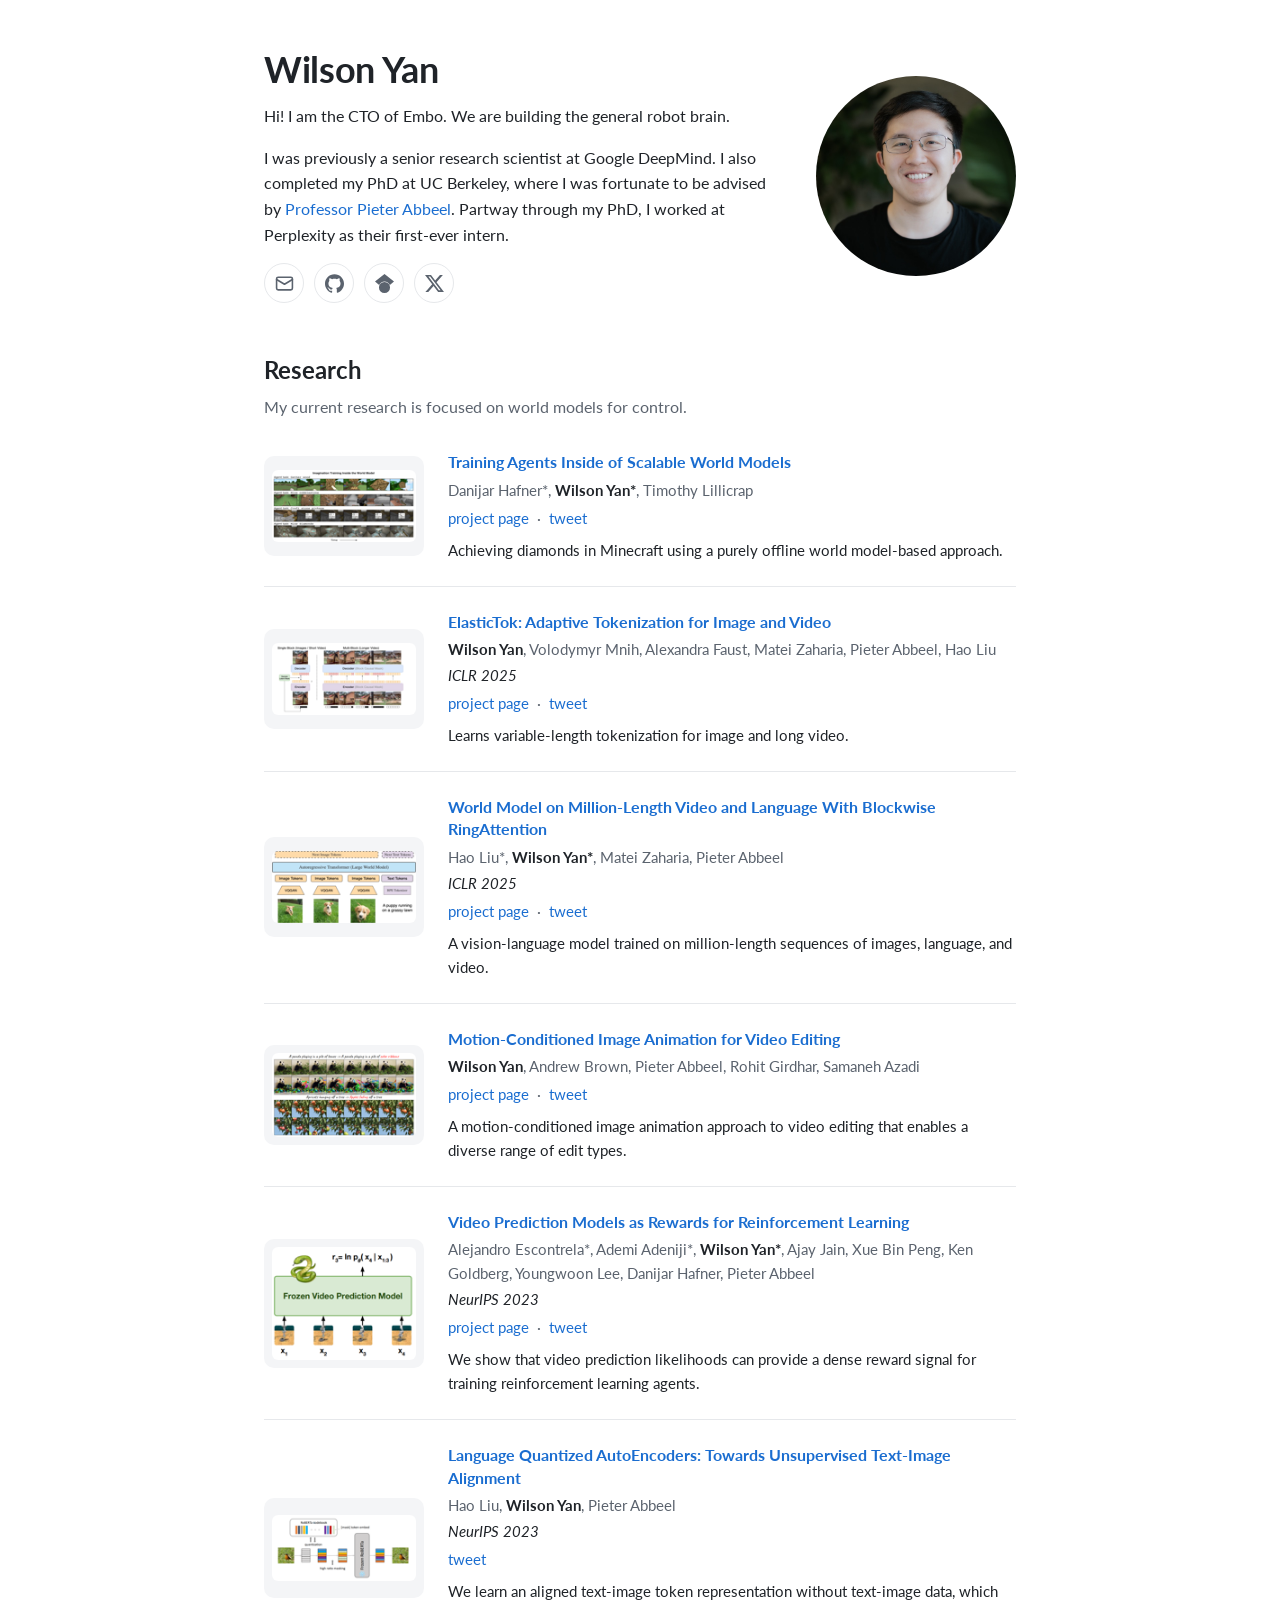
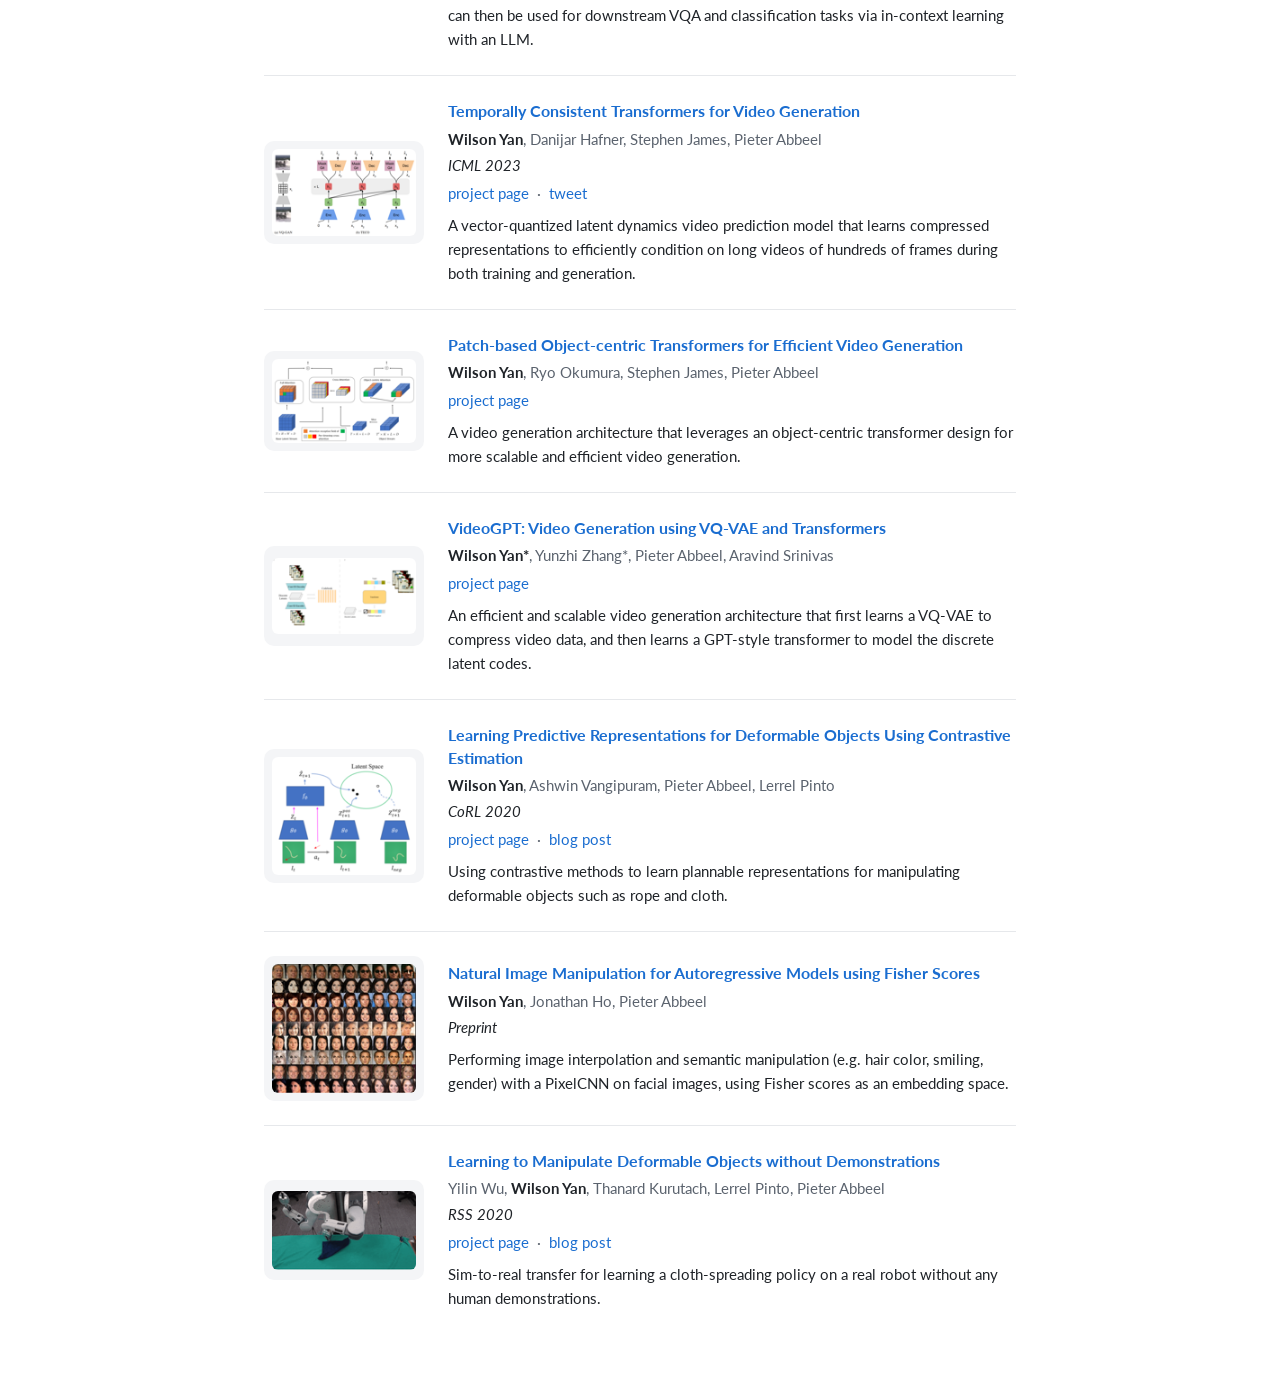
<file: index.html>
<!DOCTYPE html>
<html lang="en">
<head>
  <meta charset="UTF-8">
  <meta name="viewport" content="width=device-width, initial-scale=1">
  <title>Wilson Yan</title>
  <meta name="author" content="Wilson Yan">
  <meta name="description" content="Wilson Yan — research on world models, video generation, and control.">
  <meta name="color-scheme" content="light dark">

  <link rel="preconnect" href="https://fonts.googleapis.com">
  <link rel="preconnect" href="https://fonts.gstatic.com" crossorigin>
  <link href="https://fonts.googleapis.com/css2?family=Lato:ital,wght@0,400;0,700;1,400&display=swap" rel="stylesheet">
  <link rel="stylesheet" href="stylesheet.css">
</head>

<body>
  <main class="page">

    <header class="intro">
      <div class="intro-text">
        <h1>Wilson Yan</h1>
        <p>
          Hi! I am the CTO of Embo. We are building the general robot brain.
        </p>
        <p>
          I was previously a senior research scientist at Google DeepMind. I also completed my PhD at UC Berkeley, where I was fortunate to be advised by <a href="https://people.eecs.berkeley.edu/~pabbeel/">Professor Pieter Abbeel</a>. Partway through my PhD, I worked at Perplexity as their first-ever intern.
        </p>
        <ul class="links">
          <li>
            <a class="icon-mail" href="mailto:wilson1.yan@berkeley.edu" aria-label="Email" title="Email">
              <svg viewBox="0 0 24 24" fill="none" stroke="currentColor" stroke-width="2" stroke-linecap="round" stroke-linejoin="round" aria-hidden="true"><rect x="2" y="4" width="20" height="16" rx="2"/><path d="m22 7-10 6L2 7"/></svg>
            </a>
          </li>
          <li>
            <a class="icon-github" href="https://github.com/wilson1yan" aria-label="GitHub" title="GitHub">
              <svg viewBox="0 0 24 24" fill="currentColor" aria-hidden="true"><path d="M12 .297c-6.63 0-12 5.373-12 12 0 5.303 3.438 9.8 8.205 11.385.6.113.82-.258.82-.577 0-.285-.01-1.04-.015-2.04-3.338.724-4.042-1.61-4.042-1.61C4.422 18.07 3.633 17.7 3.633 17.7c-1.087-.744.084-.729.084-.729 1.205.084 1.838 1.236 1.838 1.236 1.07 1.835 2.809 1.305 3.495.998.108-.776.417-1.305.76-1.605-2.665-.3-5.466-1.332-5.466-5.93 0-1.31.465-2.38 1.235-3.22-.135-.303-.54-1.523.105-3.176 0 0 1.005-.322 3.3 1.23.96-.267 1.98-.399 3-.405 1.02.006 2.04.138 3 .405 2.28-1.552 3.285-1.23 3.285-1.23.645 1.653.24 2.873.12 3.176.765.84 1.23 1.91 1.23 3.22 0 4.61-2.805 5.625-5.475 5.92.42.36.81 1.096.81 2.22 0 1.606-.015 2.896-.015 3.286 0 .315.21.69.825.57C20.565 22.092 24 17.592 24 12.297c0-6.627-5.373-12-12-12"/></svg>
            </a>
          </li>
          <li>
            <a class="icon-scholar" href="https://scholar.google.com/citations?user=tR2Qw0YAAAAJ&amp;hl=en" aria-label="Google Scholar" title="Google Scholar">
              <svg viewBox="0 0 24 24" fill="currentColor" aria-hidden="true"><path d="M5.242 13.769 0 9.5 12 0l12 9.5-5.242 4.269C17.548 11.249 14.978 9.5 12 9.5c-2.977 0-5.548 1.748-6.758 4.269zM12 10a7 7 0 1 0 0 14 7 7 0 0 0 0-14z"/></svg>
            </a>
          </li>
          <li>
            <a class="icon-x" href="https://x.com/wilson1yan" aria-label="X (Twitter)" title="X (Twitter)">
              <svg viewBox="0 0 24 24" fill="currentColor" aria-hidden="true"><path d="M18.901 1.153h3.68l-8.04 9.19L24 22.846h-7.406l-5.8-7.584-6.638 7.584H.474l8.6-9.83L0 1.154h7.594l5.243 6.932ZM17.61 20.644h2.039L6.486 3.24H4.298Z"/></svg>
            </a>
          </li>
        </ul>
      </div>
      <div class="photo">
        <a href="images/WilsonYan5.jpg"><img src="images/WilsonYan5_600.jpg" alt="Photo of Wilson Yan" width="200" height="200"></a>
      </div>
    </header>

    <section>
      <h2>Research</h2>
      <p class="section-intro">My current research is focused on world models for control.</p>

      <ul class="papers">

        <li class="paper">
          <div class="thumb"><img src="images/dreamer4.png" alt="" loading="lazy"></div>
          <div class="paper-body">
            <a class="paper-title" href="https://arxiv.org/abs/2509.24527">Training Agents Inside of Scalable World Models</a>
            <p class="authors">
              <a href="https://danijar.com/">Danijar Hafner*</a>,
              <span class="me">Wilson Yan*</span>,
              <a href="https://contrastiveconvergence.net/">Timothy Lillicrap</a>
            </p>
            <p class="paper-links">
              <a href="https://danijar.com/project/dreamer4/">project page</a><a href="https://x.com/danijarh/status/1973072288351396320">tweet</a>
            </p>
            <p class="summary">Achieving diamonds in Minecraft using a purely offline world model-based approach.</p>
          </div>
        </li>

        <li class="paper">
          <div class="thumb"><img src="images/elastictok.png" alt="" loading="lazy"></div>
          <div class="paper-body">
            <a class="paper-title" href="https://arxiv.org/abs/2410.08368">ElasticTok: Adaptive Tokenization for Image and Video</a>
            <p class="authors">
              <span class="me">Wilson Yan</span>,
              <a href="https://x.com/VladMnih">Volodymyr Mnih</a>,
              <a href="https://www.afaust.info/">Alexandra Faust</a>,
              <a href="https://people.eecs.berkeley.edu/~matei/">Matei Zaharia</a>,
              <a href="https://people.eecs.berkeley.edu/~pabbeel/">Pieter Abbeel</a>,
              <a href="https://www.haoliu.site/">Hao Liu</a>
            </p>
            <p class="venue">ICLR 2025</p>
            <p class="paper-links">
              <a href="https://largeworldmodel.github.io/elastictok">project page</a><a href="https://x.com/wilson1yan/status/1845857113723326652">tweet</a>
            </p>
            <p class="summary">Learns variable-length tokenization for image and long video.</p>
          </div>
        </li>

        <li class="paper">
          <div class="thumb"><img src="images/lwm.png" alt="" loading="lazy"></div>
          <div class="paper-body">
            <a class="paper-title" href="https://arxiv.org/abs/2402.08268">World Model on Million-Length Video and Language With Blockwise RingAttention</a>
            <p class="authors">
              <a href="https://www.haoliu.site/">Hao Liu*</a>,
              <span class="me">Wilson Yan*</span>,
              <a href="https://people.eecs.berkeley.edu/~matei/">Matei Zaharia</a>,
              <a href="https://people.eecs.berkeley.edu/~pabbeel/">Pieter Abbeel</a>
            </p>
            <p class="venue">ICLR 2025</p>
            <p class="paper-links">
              <a href="https://largeworldmodel.github.io/lwm">project page</a><a href="https://twitter.com/haoliuhl/status/1757828392362389999">tweet</a>
            </p>
            <p class="summary">A vision-language model trained on million-length sequences of images, language, and video.</p>
          </div>
        </li>

        <li class="paper">
          <div class="thumb"><img src="images/MoCA.png" alt="" loading="lazy"></div>
          <div class="paper-body">
            <a class="paper-title" href="https://arxiv.org/abs/2311.18827">Motion-Conditioned Image Animation for Video Editing</a>
            <p class="authors">
              <span class="me">Wilson Yan</span>,
              <a href="https://www.robots.ox.ac.uk/~abrown/">Andrew Brown</a>,
              <a href="https://people.eecs.berkeley.edu/~pabbeel/">Pieter Abbeel</a>,
              <a href="https://rohitgirdhar.github.io/">Rohit Girdhar</a>,
              <a href="https://scholar.google.com/citations?user=X0EXfT8AAAAJ&amp;hl=en">Samaneh Azadi</a>
            </p>
            <p class="paper-links">
              <a href="https://facebookresearch.github.io/MoCA/">project page</a><a href="https://twitter.com/wilson1yan/status/1730661144803897789">tweet</a>
            </p>
            <p class="summary">A motion-conditioned image animation approach to video editing that enables a diverse range of edit types.</p>
          </div>
        </li>

        <li class="paper">
          <div class="thumb"><img src="images/VIPER.png" alt="" loading="lazy"></div>
          <div class="paper-body">
            <a class="paper-title" href="https://arxiv.org/abs/2305.14343">Video Prediction Models as Rewards for Reinforcement Learning</a>
            <p class="authors">
              <a href="https://www.escontrela.me/">Alejandro Escontrela*</a>,
              <a href="https://ademiadeniji.github.io/">Ademi Adeniji*</a>,
              <span class="me">Wilson Yan*</span>,
              <a href="https://www.ajayjain.net/">Ajay Jain</a>,
              <a href="https://xbpeng.github.io/">Xue Bin Peng</a>,
              <a href="https://goldberg.berkeley.edu/">Ken Goldberg</a>,
              <a href="https://youngwoon.github.io/">Youngwoon Lee</a>,
              <a href="https://danijar.com/">Danijar Hafner</a>,
              <a href="https://people.eecs.berkeley.edu/~pabbeel/">Pieter Abbeel</a>
            </p>
            <p class="venue">NeurIPS 2023</p>
            <p class="paper-links">
              <a href="https://www.escontrela.me/viper/">project page</a><a href="https://twitter.com/AleEscontrela/status/1661363555495710721">tweet</a>
            </p>
            <p class="summary">We show that video prediction likelihoods can provide a dense reward signal for training reinforcement learning agents.</p>
          </div>
        </li>

        <li class="paper">
          <div class="thumb"><img src="images/LQAE.png" alt="" loading="lazy"></div>
          <div class="paper-body">
            <a class="paper-title" href="https://arxiv.org/abs/2302.00902">Language Quantized AutoEncoders: Towards Unsupervised Text-Image Alignment</a>
            <p class="authors">
              <a href="https://haoliu.site/">Hao Liu</a>,
              <span class="me">Wilson Yan</span>,
              <a href="https://people.eecs.berkeley.edu/~pabbeel/">Pieter Abbeel</a>
            </p>
            <p class="venue">NeurIPS 2023</p>
            <p class="paper-links">
              <a href="https://twitter.com/haoliuhl/status/1625273748629901312">tweet</a>
            </p>
            <p class="summary">We learn an aligned text-image token representation without text-image data, which can then be used for downstream VQA and classification tasks via in-context learning with an LLM.</p>
          </div>
        </li>

        <li class="paper">
          <div class="thumb"><img src="images/TECO.png" alt="" loading="lazy"></div>
          <div class="paper-body">
            <a class="paper-title" href="https://arxiv.org/abs/2210.02396">Temporally Consistent Transformers for Video Generation</a>
            <p class="authors">
              <span class="me">Wilson Yan</span>,
              <a href="https://danijar.com/">Danijar Hafner</a>,
              <a href="https://stepjam.github.io/">Stephen James</a>,
              <a href="https://people.eecs.berkeley.edu/~pabbeel/">Pieter Abbeel</a>
            </p>
            <p class="venue">ICML 2023</p>
            <p class="paper-links">
              <a href="teco/index.html">project page</a><a href="https://twitter.com/WilsonYan8/status/1578424234727964682">tweet</a>
            </p>
            <p class="summary">A vector-quantized latent dynamics video prediction model that learns compressed representations to efficiently condition on long videos of hundreds of frames during both training and generation.</p>
          </div>
        </li>

        <li class="paper">
          <div class="thumb"><img src="images/POVT.png" alt="" loading="lazy"></div>
          <div class="paper-body">
            <a class="paper-title" href="https://arxiv.org/abs/2206.04003">Patch-based Object-centric Transformers for Efficient Video Generation</a>
            <p class="authors">
              <span class="me">Wilson Yan</span>,
              <a href="https://www.linkedin.com/in/ryo-okumura-408010119/">Ryo Okumura</a>,
              <a href="https://stepjam.github.io/">Stephen James</a>,
              <a href="https://people.eecs.berkeley.edu/~pabbeel/">Pieter Abbeel</a>
            </p>
            <p class="paper-links">
              <a href="https://sites.google.com/view/povt-public">project page</a>
            </p>
            <p class="summary">A video generation architecture that leverages an object-centric transformer design for more scalable and efficient video generation.</p>
          </div>
        </li>

        <li class="paper">
          <div class="thumb"><img src="images/VideoGPT.png" alt="" loading="lazy"></div>
          <div class="paper-body">
            <a class="paper-title" href="https://arxiv.org/abs/2104.10157">VideoGPT: Video Generation using VQ-VAE and Transformers</a>
            <p class="authors">
              <span class="me">Wilson Yan*</span>,
              <a href="https://zzyunzhi.github.io/">Yunzhi Zhang*</a>,
              <a href="https://people.eecs.berkeley.edu/~pabbeel/">Pieter Abbeel</a>,
              <a href="https://people.eecs.berkeley.edu/~aravind/">Aravind Srinivas</a>
            </p>
            <p class="paper-links">
              <a href="videogpt/index.html">project page</a>
            </p>
            <p class="summary">An efficient and scalable video generation architecture that first learns a VQ-VAE to compress video data, and then learns a GPT-style transformer to model the discrete latent codes.</p>
          </div>
        </li>

        <li class="paper">
          <div class="thumb"><img src="images/rsz_contrastive_mpc.png" alt="" loading="lazy"></div>
          <div class="paper-body">
            <a class="paper-title" href="https://arxiv.org/abs/2003.05436">Learning Predictive Representations for Deformable Objects Using Contrastive Estimation</a>
            <p class="authors">
              <span class="me">Wilson Yan</span>,
              <a href="https://www.linkedin.com/in/ashwin-vangipuram-06606116a/">Ashwin Vangipuram</a>,
              <a href="https://people.eecs.berkeley.edu/~pabbeel/">Pieter Abbeel</a>,
              <a href="https://cs.nyu.edu/~lp91/">Lerrel Pinto</a>
            </p>
            <p class="venue">CoRL 2020</p>
            <p class="paper-links">
              <a href="https://sites.google.com/view/contrastive-predictive-model/home">project page</a><a href="https://bair.berkeley.edu/blog/2020/05/05/fabrics/">blog post</a>
            </p>
            <p class="summary">Using contrastive methods to learn plannable representations for manipulating deformable objects such as rope and cloth.</p>
          </div>
        </li>

        <li class="paper">
          <div class="thumb"><img src="images/rsz_fisher_score.png" alt="" loading="lazy"></div>
          <div class="paper-body">
            <a class="paper-title" href="https://arxiv.org/abs/1912.05015">Natural Image Manipulation for Autoregressive Models using Fisher Scores</a>
            <p class="authors">
              <span class="me">Wilson Yan</span>,
              <a href="http://www.jonathanho.me/">Jonathan Ho</a>,
              <a href="https://people.eecs.berkeley.edu/~pabbeel/">Pieter Abbeel</a>
            </p>
            <p class="venue">Preprint</p>
            <p class="summary">Performing image interpolation and semantic manipulation (e.g. hair color, smiling, gender) with a PixelCNN on facial images, using Fisher scores as an embedding space.</p>
          </div>
        </li>

        <li class="paper">
          <div class="thumb"><img src="images/rsz_1deform_object.png" alt="" loading="lazy"></div>
          <div class="paper-body">
            <a class="paper-title" href="https://arxiv.org/abs/1910.13439">Learning to Manipulate Deformable Objects without Demonstrations</a>
            <p class="authors">
              <a href="http://yilinwu.net/">Yilin Wu</a>,
              <span class="me">Wilson Yan</span>,
              <a href="http://people.eecs.berkeley.edu/~thanard.kurutach/">Thanard Kurutach</a>,
              <a href="https://cs.nyu.edu/~lp91/">Lerrel Pinto</a>,
              <a href="https://people.eecs.berkeley.edu/~pabbeel/">Pieter Abbeel</a>
            </p>
            <p class="venue">RSS 2020</p>
            <p class="paper-links">
              <a href="https://sites.google.com/view/alternating-pick-and-place/home">project page</a><a href="https://bair.berkeley.edu/blog/2020/05/05/fabrics/">blog post</a>
            </p>
            <p class="summary">Sim-to-real transfer for learning a cloth-spreading policy on a real robot without any human demonstrations.</p>
          </div>
        </li>

      </ul>
    </section>

  </main>
</body>
</html>
</file>
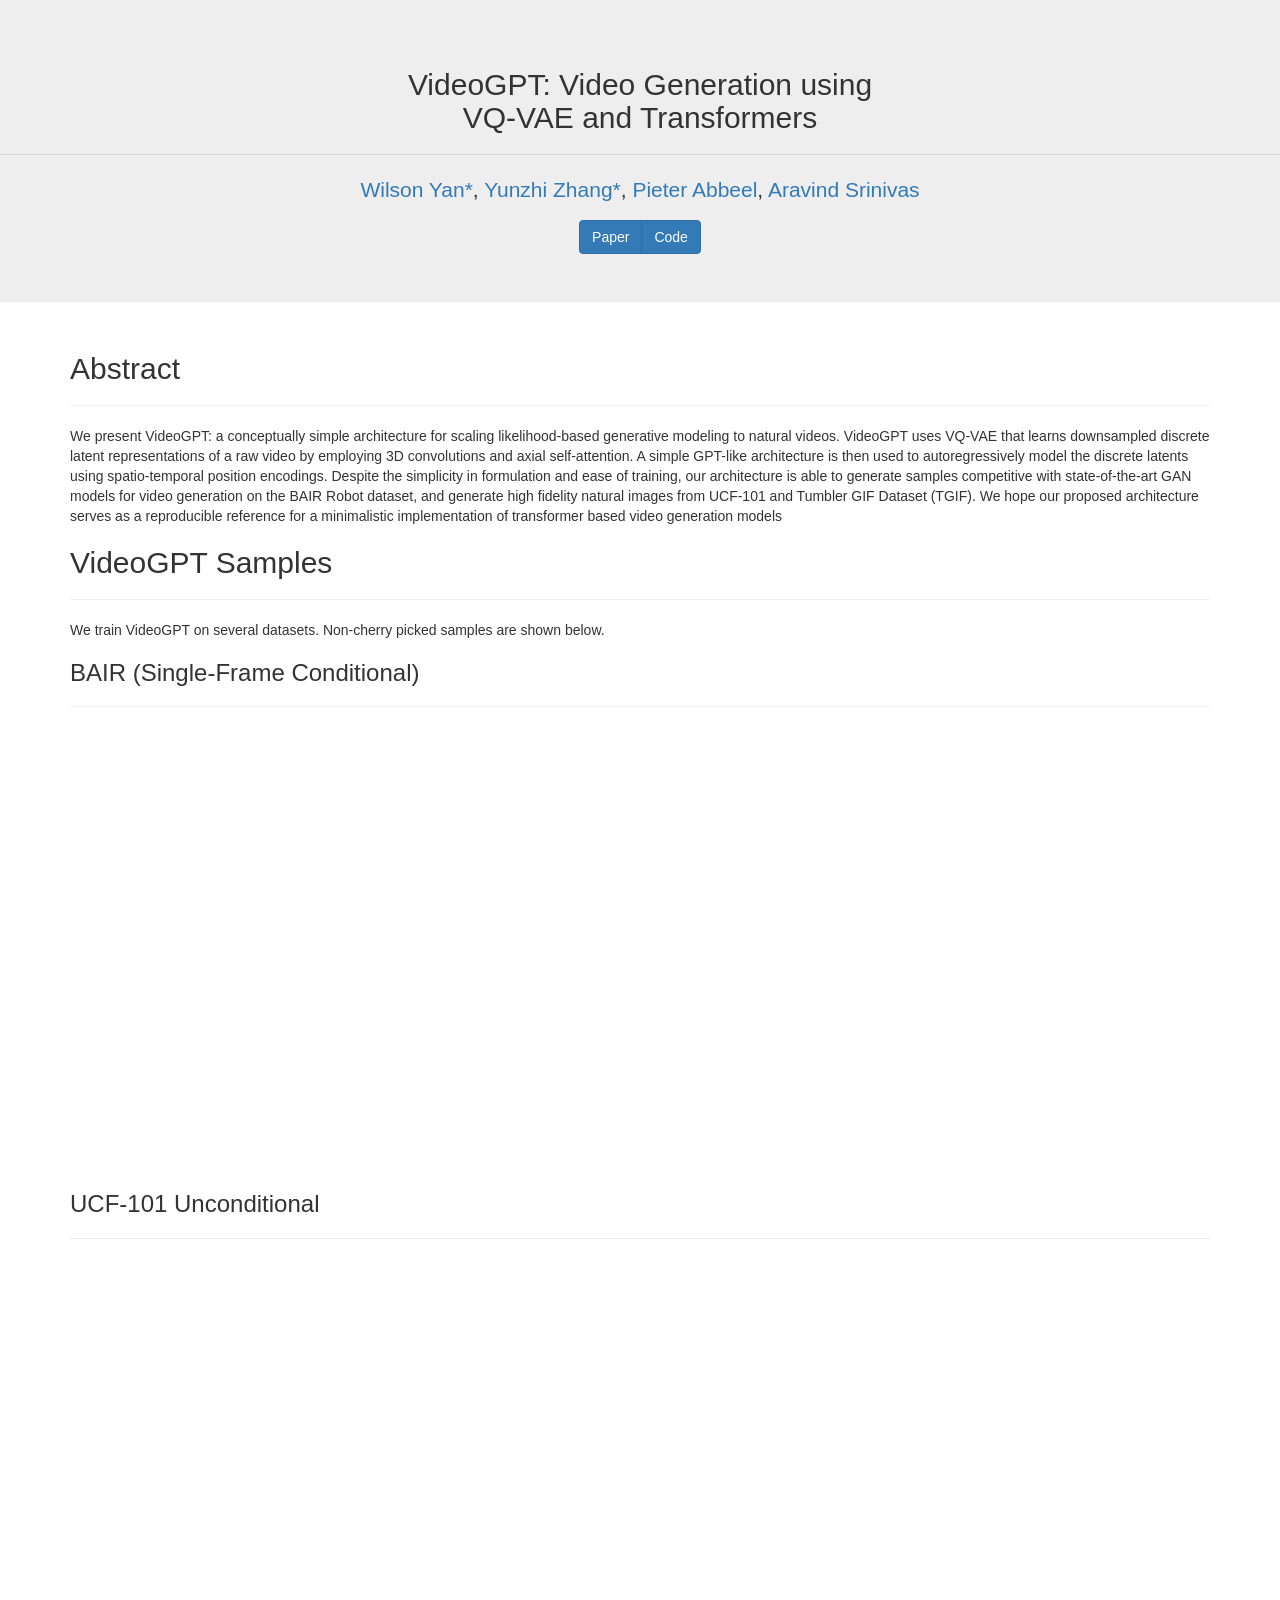
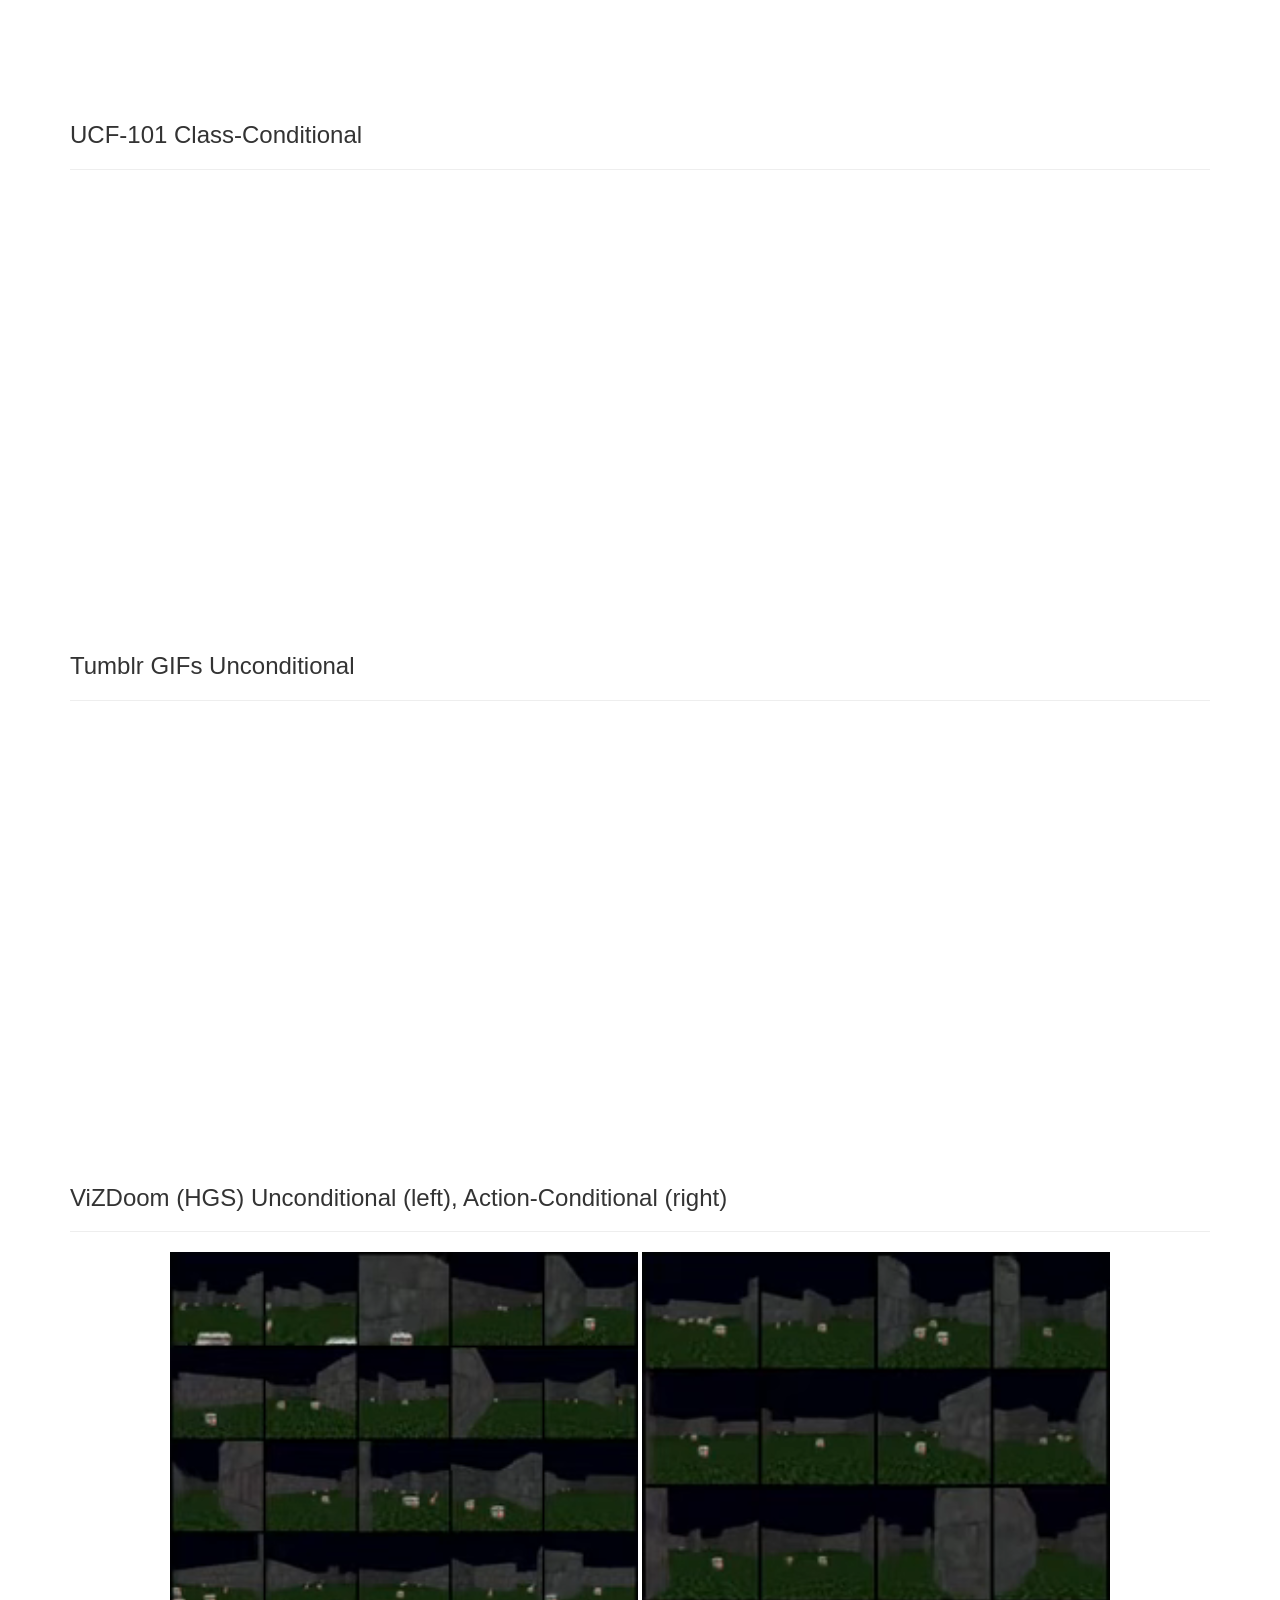
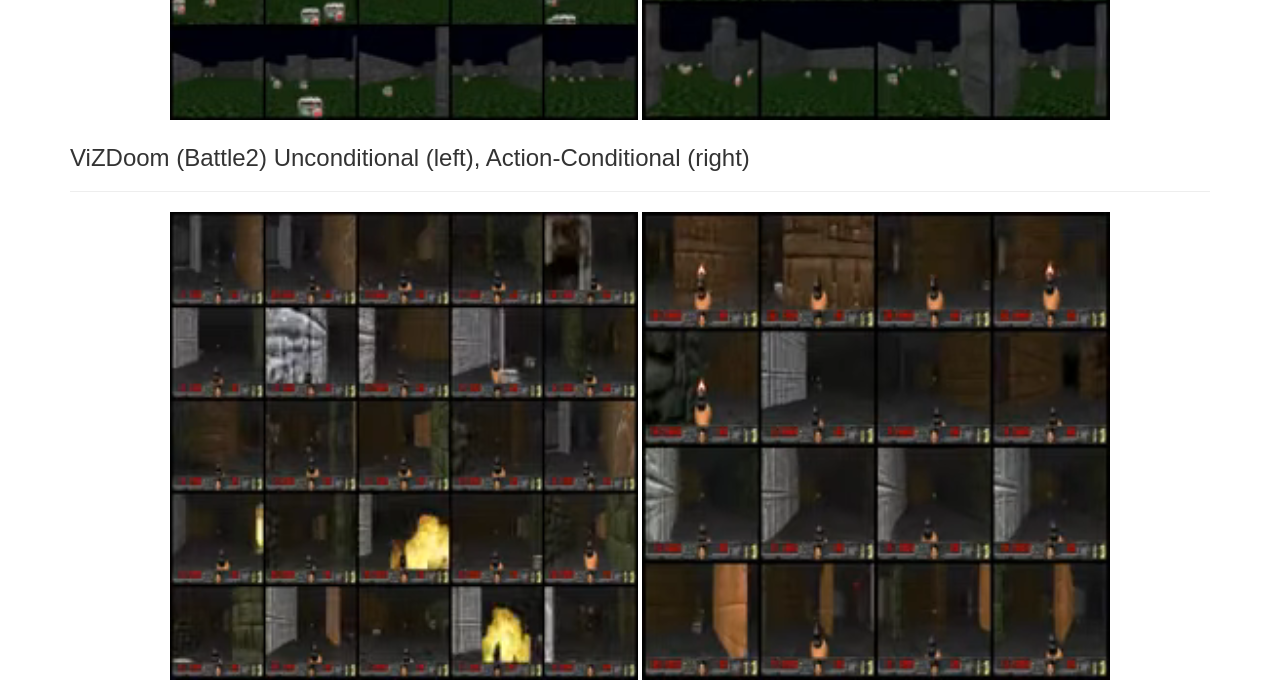
<file: videogpt/index.html>
<!DOCTYPE HTML>
<html lang="en"><head><meta http-equiv="Content-Type" content="text/html; charset=UTF-8">
  <title>VideoGPT: Generative Pre-Training on Videos using Transformers</title>

  <meta name="author" content="Wilson Yan">
  <meta name="viewport" content="width=device-width, initial-scale=1">
  <link rel="stylesheet" href="https://maxcdn.bootstrapcdn.com/bootstrap/3.4.1/css/bootstrap.min.css">
  <script src="https://ajax.googleapis.com/ajax/libs/jquery/3.5.1/jquery.min.js"></script>
  <script src="https://maxcdn.bootstrapcdn.com/bootstrap/3.4.1/js/bootstrap.min.js"></script>
</head>

<body>
  <div class="jumbotron jumbotron-fluid text-center">
    <div class="container"></div>
    <h2>
      VideoGPT: Video Generation using
      <br>
      VQ-VAE and Transformers
    </h2>
    <hr>
    <p class="authors">
      <a href="https://wilson1yan.github.io/">Wilson Yan*</a>, 
      <a href="https://zzyunzhi.github.io/">Yunzhi Zhang*</a>, 
      <a href="https://people.eecs.berkeley.edu/~pabbeel/">Pieter Abbeel</a>, 
      <a href="https://people.eecs.berkeley.edu/~aravind/">Aravind Srinivas</a>
    </p>
    <div class="btn-group" role="group" aria-label="Top menu">
      <a class="btn btn-primary" href="https://arxiv.org/abs/2104.10157" role="button">Paper</a>
      <a class="btn btn-primary" href="https://github.com/wilson1yan/VideoGPT" role="button">Code</a>
    </div>
  </div>
  <div class="container">
    <div class="section">
      <h2> Abstract </h2>
      <hr>
      <p>
        We present VideoGPT: a conceptually simple architecture for scaling likelihood-based 
        generative modeling to natural videos. VideoGPT uses VQ-VAE that learns downsampled 
        discrete latent representations of a raw video by employing 3D convolutions and axial 
        self-attention. A simple GPT-like architecture is then used to autoregressively model the 
        discrete latents using spatio-temporal position encodings. Despite the simplicity in 
        formulation and ease of training, our architecture is able to generate samples competitive with 
        state-of-the-art GAN models for video generation on the BAIR Robot dataset, and generate 
        high fidelity natural images from UCF-101 and Tumbler GIF Dataset (TGIF). We hope our proposed 
        architecture serves as a reproducible reference for a minimalistic implementation of 
        transformer based video generation models
      </p>
    </div>

    <div class="section">
      <h2>VideoGPT Samples</h2>
      <hr>
      We train VideoGPT on several datasets. Non-cherry picked samples are shown below.
    </div>
    <div class="section">
      <h3>BAIR (Single-Frame Conditional)</h3>
      <hr>
      <div class="row align-items-center">
        <div class="col justify-content-center text-center">
          <video width="75%" playsinline="" autoplay="" loop="" preload="" muted="">
            <source src="videos/bair_1frame_cond.mp4" type="video/mp4">
          </video>
        </div>
      </div>
    </div>
    <div class="section">
      <h3>UCF-101 Unconditional</h3>
      <hr>
      <div class="row align-items-center">
        <div class="col justify-content-center text-center">
          <video width="75%" playsinline="" autoplay="" loop="" preload="" muted="">
            <source src="videos/ucf_128_uncond.mp4" type="video/mp4">
          </video>
        </div>
      </div>
    </div>
    <div class="section">
      <h3>UCF-101 Class-Conditional</h3>
      <hr>
      <div class="row align-items-center">
        <div class="col justify-content-center text-center">
          <video width="75%" playsinline="" autoplay="" loop="" preload="" muted="">
            <source src="videos/ucf_class_cond.mp4" type="video/mp4">
          </video>
        </div>
      </div>
    </div>
    <div class="section">
      <h3>Tumblr GIFs Unconditional</h3>
      <hr>
      <div class="row align-items-center">
        <div class="col justify-content-center text-center">
          <video width="75%" playsinline="" autoplay="" loop="" preload="" muted="">
            <source src="videos/tgif_uncond.mp4" type="video/mp4">
          </video>
        </div>
      </div>
    </div>
    <div class="section">
      <h3>ViZDoom (HGS) Unconditional (left), Action-Conditional (right)</h3>
      <hr>
      <div class="row align-items-center">
        <div class="col justify-content-center text-center">
          <video width="40%" playsinline="" autoplay="" loop="" preload="" muted="">
            <source src="videos/hgs.mp4" type="video/mp4">
          </video>
          <video width="40%" playsinline="" autoplay="" loop="" preload="" muted="">
            <source src="videos/hgs_action_cond.mp4" type="video/mp4">
          </video>
        </div>
      </div>
    </div>
    <div class="section">
      <h3>ViZDoom (Battle2) Unconditional (left), Action-Conditional (right)</h3>
      <hr>
      <div class="row align-items-center">
        <div class="col justify-content-center text-center">
          <video width="40%" playsinline="" autoplay="" loop="" preload="" muted="">
            <source src="videos/battle2.mp4" type="video/mp4">
          </video>
          <video width="40%" playsinline="" autoplay="" loop="" preload="" muted="">
            <source src="videos/battle2_action_cond.mp4" type="video/mp4">
          </video>
        </div>
      </div>
    </div>

  </div>

</body>

</html>
</file>
<file: stylesheet.css>
:root {
  --bg: #ffffff;
  --text: #1f2328;
  --muted: #5b636e;
  --link: #1a6dd0;
  --link-hover: #e8841a;
  --border: #e6e8eb;
  --thumb-bg: #f4f5f7;
}

@media (prefers-color-scheme: dark) {
  :root {
    --bg: #15171a;
    --text: #e6e8eb;
    --muted: #9aa3ad;
    --link: #6aa9f0;
    --link-hover: #f2a24f;
    --border: #2a2e33;
    --thumb-bg: #1e2125;
  }
}

*,
*::before,
*::after {
  box-sizing: border-box;
}

html {
  -webkit-text-size-adjust: 100%;
}

body {
  margin: 0;
  background: var(--bg);
  color: var(--text);
  font-family: 'Lato', -apple-system, BlinkMacSystemFont, 'Segoe UI', Helvetica, Arial, sans-serif;
  font-size: 16px;
  line-height: 1.6;
}

a {
  color: var(--link);
  text-decoration: none;
  transition: color .15s ease;
}

a:hover,
a:focus {
  color: var(--link-hover);
}

img {
  max-width: 100%;
  height: auto;
  display: block;
}

.page {
  max-width: 800px;
  margin: 0 auto;
  padding: 48px 24px 40px;
}

/* ---------- Header ---------- */

.intro {
  display: flex;
  align-items: center;
  gap: 40px;
}

.intro-text {
  flex: 1;
  min-width: 0;
}

.intro h1 {
  margin: 0 0 12px;
  font-size: 36px;
  font-weight: 700;
  letter-spacing: -0.01em;
  line-height: 1.2;
}

.intro p {
  margin: 0 0 16px;
}

.photo {
  flex: 0 0 200px;
}

.photo img {
  width: 200px;
  height: 200px;
  object-fit: cover;
  border-radius: 50%;
}

.links {
  display: flex;
  flex-wrap: wrap;
  gap: 8px;
  margin: 0;
  padding: 0;
  list-style: none;
}

.links {
  gap: 10px;
}

.links a {
  display: inline-flex;
  align-items: center;
  justify-content: center;
  width: 40px;
  height: 40px;
  border: 1px solid var(--border);
  border-radius: 50%;
  color: var(--muted);
  transition: color .15s ease, border-color .15s ease, transform .15s ease;
}

.links a:hover,
.links a:focus {
  color: var(--link);
  border-color: var(--link);
  transform: translateY(-1px);
}

.links svg {
  width: 19px;
  height: 19px;
}

/* ---------- Sections ---------- */

h2 {
  margin: 48px 0 4px;
  font-size: 24px;
  font-weight: 700;
}

.section-intro {
  margin: 0 0 8px;
  color: var(--muted);
}

/* ---------- Papers ---------- */

.papers {
  list-style: none;
  margin: 0;
  padding: 0;
}

.paper {
  display: flex;
  align-items: center;
  gap: 24px;
  padding: 24px 0;
  border-bottom: 1px solid var(--border);
}

.paper:last-child {
  border-bottom: none;
}

.thumb {
  flex: 0 0 160px;
  display: flex;
  align-items: center;
  justify-content: center;
  min-height: 100px;
  padding: 8px;
  background: var(--thumb-bg);
  border-radius: 10px;
}

.thumb img {
  width: 160px;
  max-width: 100%;
  border-radius: 6px;
}

.paper-body {
  flex: 1;
  min-width: 0;
  font-size: 15px;
}

.paper-title {
  display: block;
  margin-bottom: 4px;
  font-size: 16px;
  font-weight: 700;
  line-height: 1.4;
}

.authors {
  margin: 0;
  color: var(--muted);
}

.authors a {
  color: inherit;
}

.authors a:hover,
.authors a:focus {
  color: var(--link-hover);
}

.authors .me {
  color: var(--text);
  font-weight: 700;
}

.venue {
  margin: 2px 0 0;
  font-style: italic;
}

.paper-links {
  margin: 4px 0 0;
}

.paper-links a + a::before {
  content: "·";
  display: inline-block;
  margin: 0 8px;
  color: var(--muted);
}

.summary {
  margin: 8px 0 0;
}

/* ---------- Narrow screens ---------- */

@media (max-width: 640px) {
  .page {
    padding: 32px 16px 32px;
  }

  .intro {
    flex-direction: column-reverse;
    text-align: center;
    gap: 20px;
  }

  .intro h1 {
    font-size: 30px;
  }

  .photo {
    flex-basis: auto;
  }

  .photo img {
    width: 150px;
    height: 150px;
  }

  .links {
    justify-content: center;
  }

  h2 {
    margin-top: 40px;
  }

  .paper {
    flex-direction: column;
    align-items: flex-start;
    gap: 14px;
    padding: 20px 0;
  }

  .thumb {
    flex-basis: auto;
    width: 100%;
    min-height: 0;
  }
}
</file>
